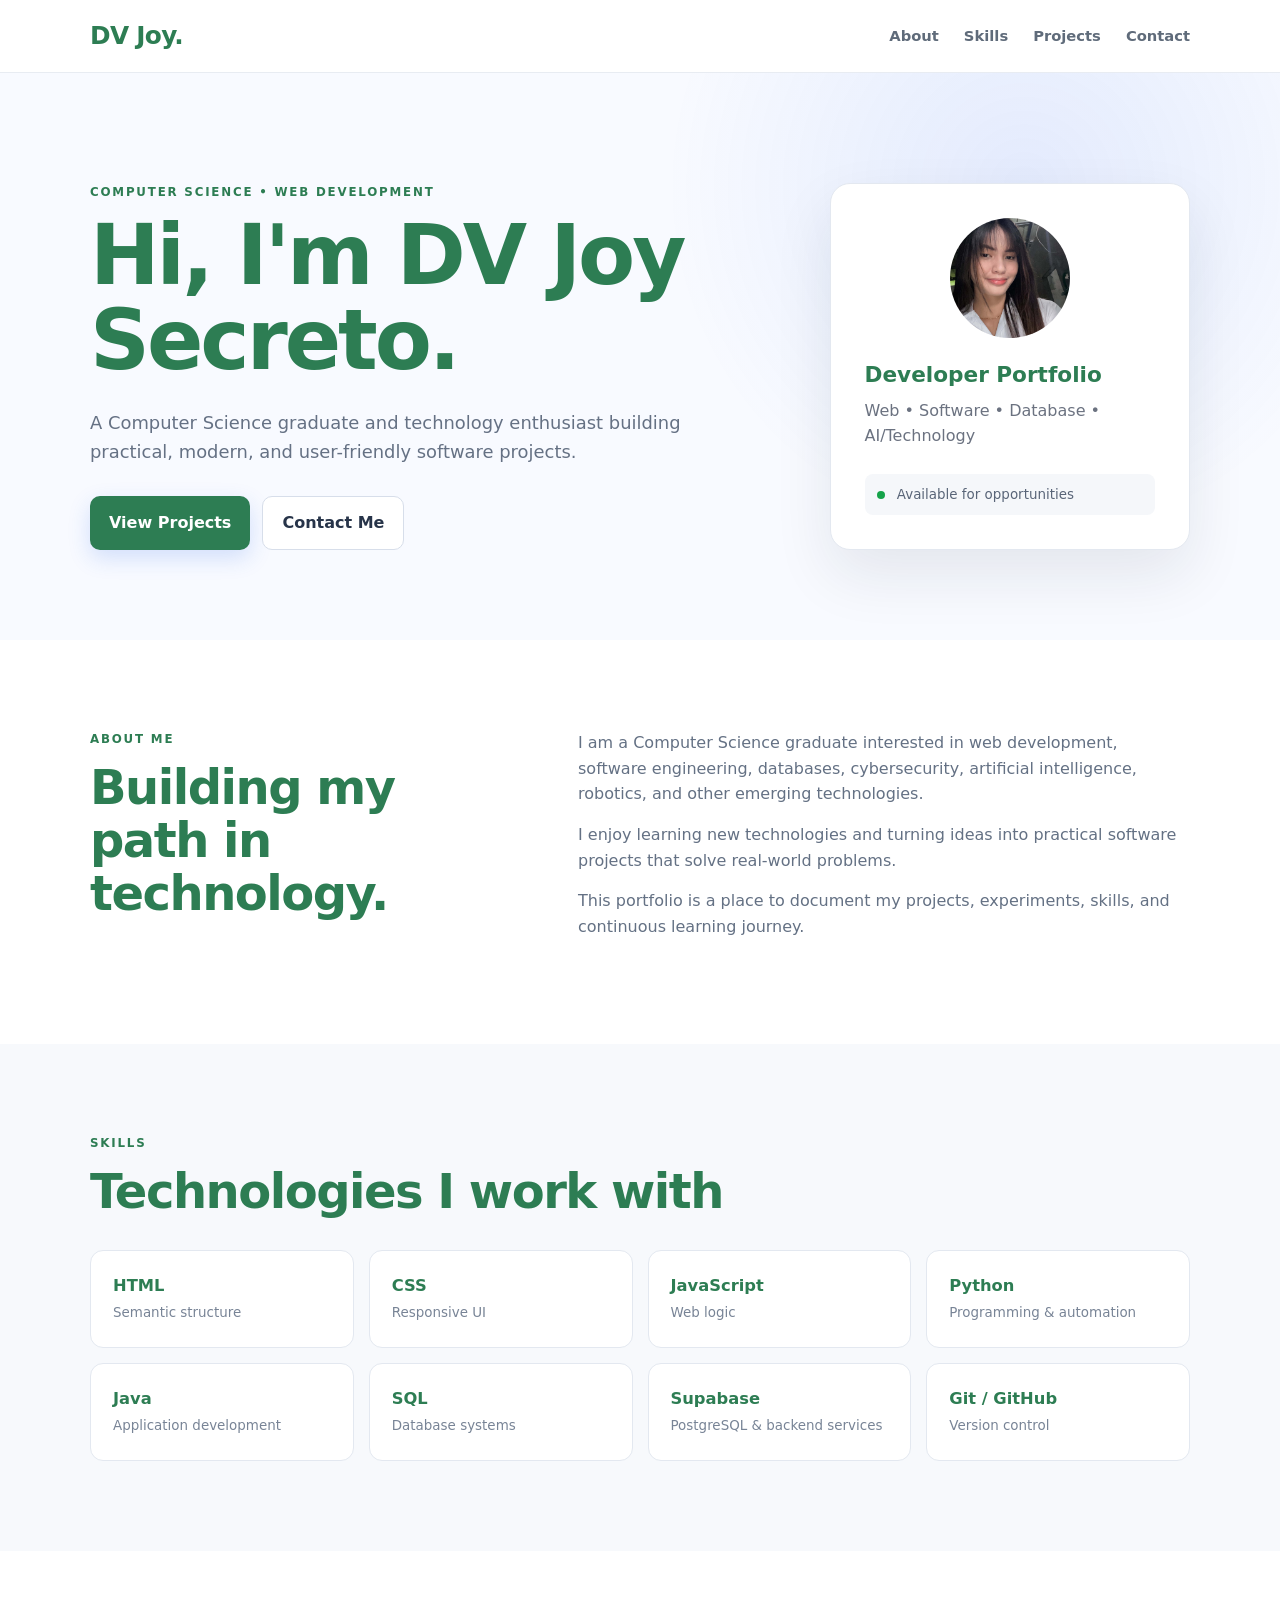
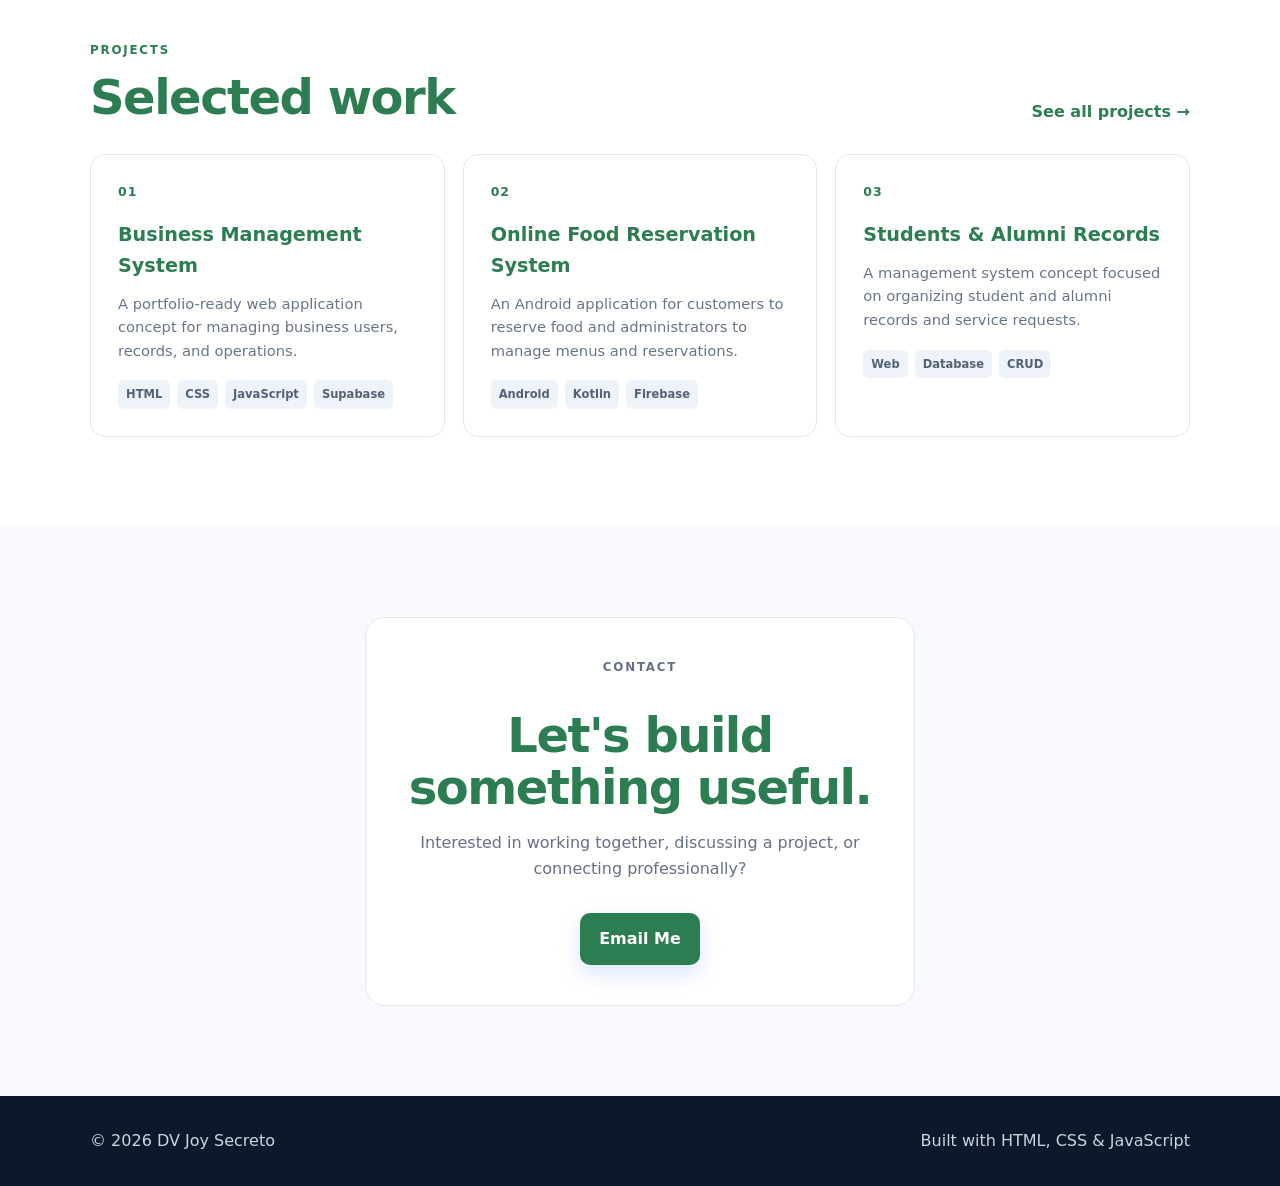
<file: index.html>
<!DOCTYPE html>
<html lang="en">
<head>
  <meta charset="UTF-8">
  <meta name="viewport" content="width=device-width, initial-scale=1.0">
  <meta
    name="description"
    content="DV Joy Secreto" — Computer Science graduate, developer, and technology enthusiast."
  >
  <meta name="author" content="DV Joy Secreto">
  <title>DV Joy Secreto | Portfolio</title>
  <link rel="stylesheet" href="style.css">
</head>

<body>
  <!-- ================= HEADER ================= -->
  <header class="site-header">
    <nav class="nav container">
      <a class="brand" href="index.html" aria-label="DV Joy Secreto home">
        DV Joy<span>.</span>
      </a>

      <!-- Desktop Navigation -->
      <div class="nav-links" id="navLinks">
        <a href="#about">About</a>
        <a href="#skills">Skills</a>
        <a href="#projects">Projects</a>
        <a href="#contact">Contact</a>
      </div>

      <!-- Mobile Menu Button -->
      <button
        class="menu-toggle"
        type="button"
        aria-label="Open navigation menu"
        aria-expanded="false"
        aria-controls="navLinks"
      >
        ☰
      </button>
    </nav>
  </header>

  <main>
    <!-- ================= HERO ================= -->
    <section class="hero">
      <div class="container hero-grid">
        <div class="hero-content">
          <p class="eyebrow">
            COMPUTER SCIENCE • WEB DEVELOPMENT
          </p>
          <h1>
            Hi, I'm <span>DV Joy Secreto.</span>
          </h1>
          <p class="hero-text">
            A Computer Science graduate and technology enthusiast building
            practical, modern, and user-friendly software projects.
          </p>
          <div class="hero-actions">
            <a class="btn primary" href="#projects">
              View Projects
            </a>
            <a class="btn outline" href="#contact">
              Contact Me
            </a>
          </div>
        </div>

        <div class="hero-card">
          <div class="avatar">
            <img src="profile.jpg" alt="DV Joy Secreto">
          </div>
          <h2>
            Developer Portfolio
          </h2>
          <p>
            Web • Software • Database • AI/Technology
          </p>
          <div class="status">
            <span></span>
            Available for opportunities
          </div>
        </div>
      </div>
    </section>

    <!-- ================= ABOUT ================= -->
    <section id="about" class="section">
      <div class="container two-col">
        <div>
          <p class="eyebrow">
            ABOUT ME
          </p>
          <h2>
            Building my path in technology.
          </h2>
        </div>
        <div class="about-text">
          <p>
            I am a Computer Science graduate interested in web development,
            software engineering, databases, cybersecurity, artificial
            intelligence, robotics, and other emerging technologies.
          </p>
          <p>
            I enjoy learning new technologies and turning ideas into
            practical software projects that solve real-world problems.
          </p>
          <p>
            This portfolio is a place to document my projects, experiments,
            skills, and continuous learning journey.
          </p>
        </div>
      </div>
    </section>

    <!-- ================= SKILLS ================= -->
    <section id="skills" class="section section-muted">
      <div class="container">
        <p class="eyebrow">
          SKILLS
        </p>
        <h2>
          Technologies I work with
        </h2>
        <div class="skill-grid">
          <div class="skill-card">
            <strong>HTML</strong>
            <span>Semantic structure</span>
          </div>
          <div class="skill-card">
            <strong>CSS</strong>
            <span>Responsive UI</span>
          </div>
          <div class="skill-card">
            <strong>JavaScript</strong>
            <span>Web logic</span>
          </div>
          <div class="skill-card">
            <strong>Python</strong>
            <span>Programming & automation</span>
          </div>
          <div class="skill-card">
            <strong>Java</strong>
            <span>Application development</span>
          </div>
          <div class="skill-card">
            <strong>SQL</strong>
            <span>Database systems</span>
          </div>
          <div class="skill-card">
            <strong>Supabase</strong>
            <span>PostgreSQL & backend services</span>
          </div>
          <div class="skill-card">
            <strong>Git / GitHub</strong>
            <span>Version control</span>
          </div>
        </div>
      </div>
    </section>

    <!-- ================= PROJECTS ================= -->
    <section id="projects" class="section">
      <div class="container">
        <div class="section-head">
          <div>
            <p class="eyebrow">
              PROJECTS
            </p>
            <h2>
              Selected work
            </h2>
          </div>
          <a class="text-link" href="projects.html">
            See all projects →
          </a>
        </div>
        <div class="project-grid">
          <!-- Project 01 -->
          <article class="project-card">
            <div class="project-number">
              01
            </div>
            <h3>
              Business Management System
            </h3>
            <p>
              A portfolio-ready web application concept for managing
              business users, records, and operations.
            </p>
            <div class="tags">
              <span>HTML</span>
              <span>CSS</span>
              <span>JavaScript</span>
              <span>Supabase</span>
            </div>
          </article>

          <!-- Project 02 -->
          <article class="project-card">
            <div class="project-number">
              02
            </div>
            <h3>
              Online Food Reservation System
            </h3>
            <p>
              An Android application for customers to reserve food and
              administrators to manage menus and reservations.
            </p>
            <div class="tags">
              <span>Android</span>
              <span>Kotlin</span>
              <span>Firebase</span>
            </div>
          </article>

          <!-- Project 03 -->
          <article class="project-card">
            <div class="project-number">
              03
            </div>
            <h3>
              Students & Alumni Records
            </h3>
            <p>
              A management system concept focused on organizing student
              and alumni records and service requests.
            </p>
            <div class="tags">
              <span>Web</span>
              <span>Database</span>
              <span>CRUD</span>
            </div>
          </article>
        </div>
      </div>
    </section>

    <!-- ================= CONTACT ================= -->
    <section id="contact" class="section contact-section">
      <div class="container contact-card">
        <div>
          <p class="eyebrow">
            CONTACT
          </p>
          <h2>
            Let's build something useful.
          </h2>
          <p>
            Interested in working together, discussing a project,
            or connecting professionally?
          </p>
        </div>
        <a
          class="btn primary"
          href="mailto:dvjoysecreto69@gmail.com"
        >
          Email Me
        </a>
      </div>
    </section>
  </main>

  <!-- ================= FOOTER ================= -->
  <footer class="footer">
    <div class="container footer-inner">
      <span>
        © <span id="year"></span> DV Joy Secreto
      </span>
      <span>
        Built with HTML, CSS & JavaScript
      </span>
    </div>
  </footer>

  <script src="script.js"></script>
</body>
</html>
</file>
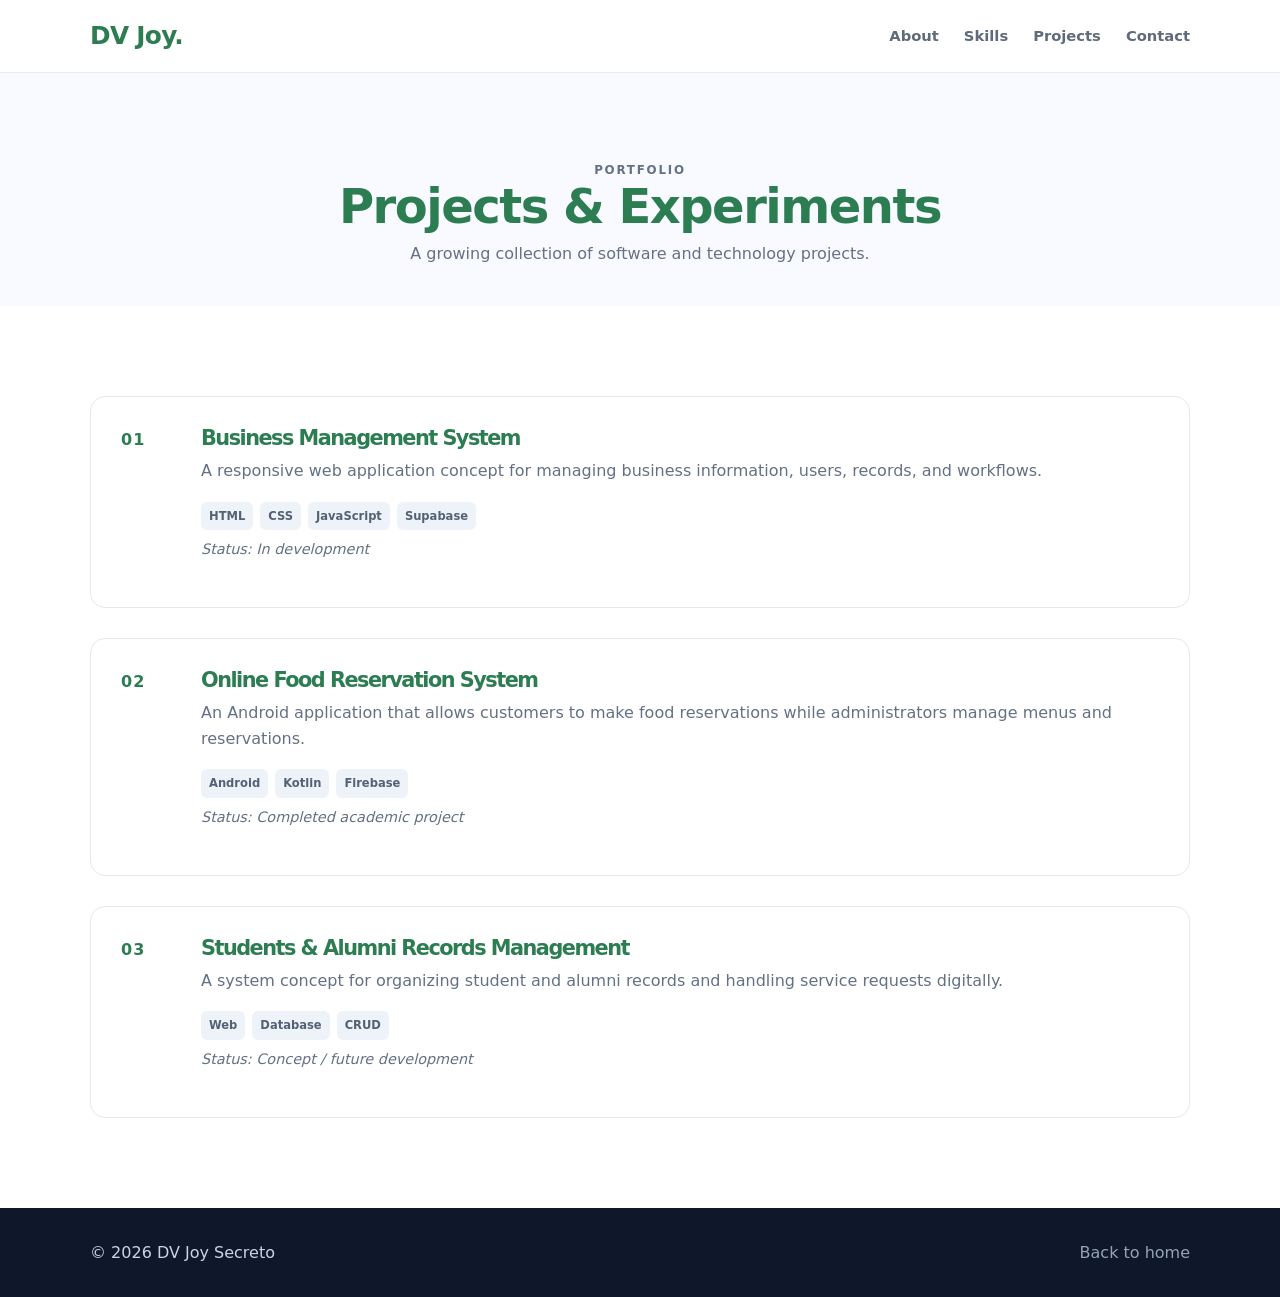
<file: projects.html>
<!DOCTYPE html>
<html lang="en">
<head>
  <meta charset="UTF-8">
  <meta name="viewport" content="width=device-width, initial-scale=1.0">
  <meta
    name="description"
    content="Projects and experiments by DV Joy Secreto, Computer Science graduate and developer."
  >
  <meta name="author" content="DV Joy Secreto">
  <title>Projects | DV Joy Secreto</title>
  <link rel="stylesheet" href="style.css">
</head>

<body>
  <!-- ================= HEADER ================= -->
  <header class="site-header">
    <nav class="nav container">
      <a
        class="brand"
        href="index.html"
        aria-label="DV Joy Secreto home"
      >
        DV Joy<span>.</span>
      </a>

      <!-- Desktop Navigation -->
      <div class="nav-links" id="navLinks">
        <a href="index.html#about">
          About
        </a>
        <a href="index.html#skills">
          Skills
        </a>
        <a href="index.html#projects">
          Projects
        </a>
        <a href="index.html#contact">
          Contact
        </a>
      </div>

      <!-- Mobile Menu Button -->
      <button
        class="menu-toggle"
        type="button"
        aria-label="Open navigation menu"
        aria-expanded="false"
        aria-controls="navLinks"
      >
        ☰
      </button>
    </nav>
  </header>

  <main>
    <!-- ================= PAGE HERO ================= -->
    <section class="page-hero">
      <div class="container">
        <p class="eyebrow">
          PORTFOLIO
        </p>
        <h1>
          Projects & Experiments
        </h1>
        <p>
          A growing collection of software and technology projects.
        </p>
      </div>
    </section>

    <!-- ================= PROJECT LIST ================= -->
    <section class="section">
      <div class="container project-list">
        <!-- Project 01 -->
        <article class="project-detail">
          <div class="project-number">
            01
          </div>
          <div>
            <h2>
              Business Management System
            </h2>
            <p>
              A responsive web application concept for managing
              business information, users, records, and workflows.
            </p>
            <div class="tags">
              <span>HTML</span>
              <span>CSS</span>
              <span>JavaScript</span>
              <span>Supabase</span>
            </div>
            <p class="project-status">
              Status: In development
            </p>
          </div>
        </article>

        <!-- Project 02 -->
        <article class="project-detail">
          <div class="project-number">
            02
          </div>
          <div>
            <h2>
              Online Food Reservation System
            </h2>
            <p>
              An Android application that allows customers to make
              food reservations while administrators manage menus
              and reservations.
            </p>
            <div class="tags">
              <span>Android</span>
              <span>Kotlin</span>
              <span>Firebase</span>
            </div>
            <p class="project-status">
              Status: Completed academic project
            </p>
          </div>
        </article>

        <!-- Project 03 -->
        <article class="project-detail">
          <div class="project-number">
            03
          </div>
          <div>
            <h2>
              Students & Alumni Records Management
            </h2>
            <p>
              A system concept for organizing student and alumni
              records and handling service requests digitally.
            </p>
            <div class="tags">
              <span>Web</span>
              <span>Database</span>
              <span>CRUD</span>
            </div>
            <p class="project-status">
              Status: Concept / future development
            </p>
          </div>
        </article>
      </div>
    </section>
  </main>

  <!-- ================= FOOTER ================= -->
  <footer class="footer">
    <div class="container footer-inner">
      <span>
        © <span id="year"></span> DV Joy Secreto
      </span>
      <a href="index.html">
        Back to home
      </a>
    </div>
  </footer>

  <script src="script.js"></script>
</body>
</html>
</file>
<file: style.css>
/* =========================================================
   RESET
========================================================= */
* {
  margin: 0;
  padding: 0;
  box-sizing: border-box;
}

/* =========================================================
   BASE
========================================================= */
html {
  scroll-behavior: smooth;
  scroll-padding-top: 90px;
}

body {
  font-family:
    Inter,
    ui-sans-serif,
    system-ui,
    -apple-system,
    BlinkMacSystemFont,
    "Segoe UI",
    sans-serif;
  color: #2d7d53;
  background: #ffffff;
  line-height: 1.6;
}

a {
  color: inherit;
}

button,
input,
textarea {
  font: inherit;
}

button {
  cursor: pointer;
}

.container {
  width: min(1100px, 92%);
  margin: 0 auto;
}

/* =========================================================
   HEADER / NAVIGATION
========================================================= */
.site-header {
  background: rgba(255, 255, 255, 0.94);
  backdrop-filter: blur(12px);
  border-bottom: 1px solid #e8ecf2;
  position: sticky;
  top: 0;
  z-index: 100;
}

.nav {
  min-height: 72px;
  display: flex;
  align-items: center;
  justify-content: space-between;
  gap: 20px;
  position: relative;
}

.brand {
  text-decoration: none;
  font-size: 1.55rem;
  font-weight: 800;
  letter-spacing: -0.7px;
  white-space: nowrap;
}

.brand span {
  color: #2d7d53;
}

/* Desktop navigation */
.nav-links {
  display: flex;
  align-items: center;
  gap: 25px;
}

.nav-links a {
  text-decoration: none;
  color: #5f6b7a;
  font-size: 0.92rem;
  font-weight: 600;
  transition: color 0.2s ease;
}

.nav-links a:hover {
  color: #2d7d53;
}

/* Mobile menu button */
.menu-toggle {
  display: none;
  border: 0;
  background: transparent;
  color: #172033;
  font-size: 1.6rem;
  line-height: 1;
  padding: 8px;
  border-radius: 8px;
}

.menu-toggle:hover {
  background: #f1f5f9;
}

/* =========================================================
   HERO
========================================================= */
.hero {
  padding: 110px 0 90px;
  background:
    radial-gradient(
      circle at 80% 20%,
      rgba(37, 99, 235, 0.10),
      transparent 32%
    ),
    #f8faff;
}

.hero-grid {
  display: grid;
  grid-template-columns: 1.3fr 0.7fr;
  gap: 70px;
  align-items: center;
}

.eyebrow {
  color: #2d7d53;
  font-size: 0.74rem;
  font-weight: 800;
  letter-spacing: 1.8px;
  margin-bottom: 12px;
}

.hero h1 {
  font-size: clamp(2.8rem, 7vw, 5.2rem);
  line-height: 1.02;
  letter-spacing: -3px;
  max-width: 800px;
}

.hero h1 span {
  color: #2d7d53;
}

.hero-text {
  max-width: 650px;
  color: #657184;
  font-size: 1.12rem;
  margin: 25px 0 30px;
}

/* =========================================================
   BUTTONS
========================================================= */
.hero-actions {
  display: flex;
  gap: 12px;
  flex-wrap: wrap;
}

.btn {
  display: inline-flex;
  justify-content: center;
  align-items: center;
  text-decoration: none;
  border: 0;
  border-radius: 10px;
  padding: 13px 19px;
  font-weight: 750;
  cursor: pointer;
  transition:
    transform 0.2s ease,
    background 0.2s ease,
    box-shadow 0.2s ease;
}

.btn:hover {
  transform: translateY(-2px);
}

.primary {
  background: #2d7d53;
  color: #ffffff;
  box-shadow:
    0 8px 22px rgba(37, 99, 235, 0.18);
}

.primary:hover {
  background: #2d7d53;
}

.outline {
  border: 1px solid #d7deea;
  background: #ffffff;
  color: #273449;
}

.outline:hover {
  background: #f8fafc;
}

/* =========================================================
   HERO CARD
========================================================= */
.hero-card {
  background: #ffffff;
  border: 1px solid #e3e8f0;
  border-radius: 20px;
  padding: 34px;
  box-shadow:
    0 25px 60px rgba(20, 32, 55, 0.09);
}

.avatar {
  width: 120px;
  height: 120px;
  border-radius: 50%;
  overflow: hidden;
  margin: 0 auto 20px;
}

.avatar img {
  width: 100%;
  height: 100%;
  object-fit: cover;
  display: block;
}

.hero-card h2 {
  font-size: 1.35rem;
  margin-bottom: 5px;
}

.hero-card p {
  color: #6b7280;
}

.status {
  margin-top: 25px;
  padding: 10px 12px;
  border-radius: 8px;
  background: #f5f7fa;
  color: #596578;
  font-size: 0.84rem;
}

.status span {
  display: inline-block;
  width: 8px;
  height: 8px;
  border-radius: 50%;
  background: #16a34a;
  margin-right: 8px;
}

/* =========================================================
   SECTIONS
========================================================= */
.section {
  padding: 90px 0;
}

.section-muted {
  background: #f7f9fc;
}

.section h2,
.page-hero h1 {
  font-size: clamp(2rem, 4vw, 3rem);
  line-height: 1.1;
  letter-spacing: -1.5px;
}

/* =========================================================
   ABOUT
========================================================= */
.two-col {
  display: grid;
  grid-template-columns: 0.8fr 1.2fr;
  gap: 80px;
}

.about-text p {
  color: #647184;
  margin-bottom: 15px;
}

/* =========================================================
   SKILLS
========================================================= */
.skill-grid {
  display: grid;
  grid-template-columns: repeat(4, 1fr);
  gap: 15px;
  margin-top: 32px;
}

.skill-card {
  padding: 22px;
  background: #ffffff;
  border: 1px solid #e3e8f0;
  border-radius: 13px;
  transition:
    transform 0.2s ease,
    box-shadow 0.2s ease;
}

.skill-card:hover {
  transform: translateY(-3px);
  box-shadow:
    0 12px 25px rgba(20, 32, 55, 0.07);
}

.skill-card strong {
  display: block;
  font-size: 1.02rem;
}

.skill-card span {
  color: #788496;
  font-size: 0.84rem;
}

/* =========================================================
   PROJECTS
========================================================= */
.section-head {
  display: flex;
  justify-content: space-between;
  align-items: end;
  gap: 25px;
  margin-bottom: 30px;
}

.text-link {
  color: #2d7d53;
  text-decoration: none;
  font-weight: 700;
  white-space: nowrap;
}

.text-link:hover {
  text-decoration: underline;
}

.project-grid {
  display: grid;
  grid-template-columns: repeat(3, 1fr);
  gap: 18px;
}

.project-card {
  border: 1px solid #e3e8f0;
  border-radius: 15px;
  padding: 27px;
  background: #ffffff;
  transition:
    transform 0.2s ease,
    box-shadow 0.2s ease;
}

.project-card:hover {
  transform: translateY(-4px);
  box-shadow:
    0 18px 35px rgba(20, 32, 55, 0.08);
}

.project-number {
  color: #2d7d53;
  font-weight: 800;
  font-size: 0.78rem;
  letter-spacing: 1px;
  margin-bottom: 18px;
}

.project-card h3 {
  font-size: 1.2rem;
  margin-bottom: 10px;
}

.project-card p {
  color: #687587;
  font-size: 0.92rem;
}

/* =========================================================
   TAGS
========================================================= */
.tags {
  display: flex;
  flex-wrap: wrap;
  gap: 7px;
  margin-top: 18px;
}

.tags span {
  font-size: 0.72rem;
  padding: 5px 8px;
  background: #eef3fa;
  border-radius: 6px;
  color: #536174;
  font-weight: 700;
}

/* =========================================================
   CONTACT
========================================================= */
.contact-section {
  background: #f7f9fc;
}

.contact-card {
  background: #ffffff;
  border: 1px solid #e3e8f0;
  border-radius: 20px;
  padding: 40px;
  max-width: 550px;
  margin: 0 auto;
  text-align: center;
}

.contact-card h2 {
  margin-bottom: 1rem;
}

.contact-card p {
  color: #647184;
  margin-bottom: 2rem;
}

/* =========================================================
   FOOTER
========================================================= */
.footer {
  background: #0f172a;
  color: #cbd5e1;
  padding: 2rem;
}

.footer-inner {
  display: flex;
  justify-content: space-between;
  align-items: center;
  flex-wrap: wrap;
  gap: 1rem;
}

.footer-inner a {
  color: #94a3b8;
  text-decoration: none;
}

.footer-inner a:hover {
  color: #ffffff;
}

/* =========================================================
   PAGE HERO (projects.html)
========================================================= */
.page-hero {
  padding: 80px 0 40px;
  text-align: center;
  background: #f8faff;
}

.page-hero p {
  color: #657184;
  max-width: 600px;
  margin: 0.5rem auto 0;
}

/* =========================================================
   PROJECT LIST (projects.html)
========================================================= */
.project-list {
  display: flex;
  flex-direction: column;
  gap: 30px;
}

.project-detail {
  display: grid;
  grid-template-columns: 60px 1fr;
  gap: 20px;
  padding: 30px;
  border: 1px solid #e3e8f0;
  border-radius: 15px;
  background: #ffffff;
}

.project-detail .project-number {
  font-size: 1rem;
}

.project-detail h2 {
  font-size: 1.3rem;
  margin-bottom: 0.5rem;
}

.project-detail p {
  color: #647184;
  margin-bottom: 1rem;
}

.project-status {
  margin-top: 0.5rem;
  font-size: 0.9rem;
  color: #475569;
  font-style: italic;
}

/* =========================================================
   RESPONSIVE
========================================================= */
@media (max-width: 900px) {
  .hero-grid {
    grid-template-columns: 1fr;
    gap: 40px;
  }

  .two-col {
    grid-template-columns: 1fr;
    gap: 30px;
  }

  .skill-grid {
    grid-template-columns: repeat(2, 1fr);
  }

  .project-grid {
    grid-template-columns: 1fr;
  }

  .project-detail {
    grid-template-columns: 1fr;
  }
}

@media (max-width: 768px) {
  .nav-links {
    position: absolute;
    top: 100%;
    right: 0;
    flex-direction: column;
    background: #ffffff;
    box-shadow: 0 10px 20px rgba(0,0,0,0.1);
    padding: 1rem;
    border-radius: 0 0 12px 12px;
    display: none;
  }

  .nav-links.active {
    display: flex;
  }

  .menu-toggle {
    display: block;
  }
}

@media (max-width: 480px) {
  .skill-grid {
    grid-template-columns: 1fr;
  }

  .footer-inner {
    flex-direction: column;
    text-align: center;
  }
}
</file>
